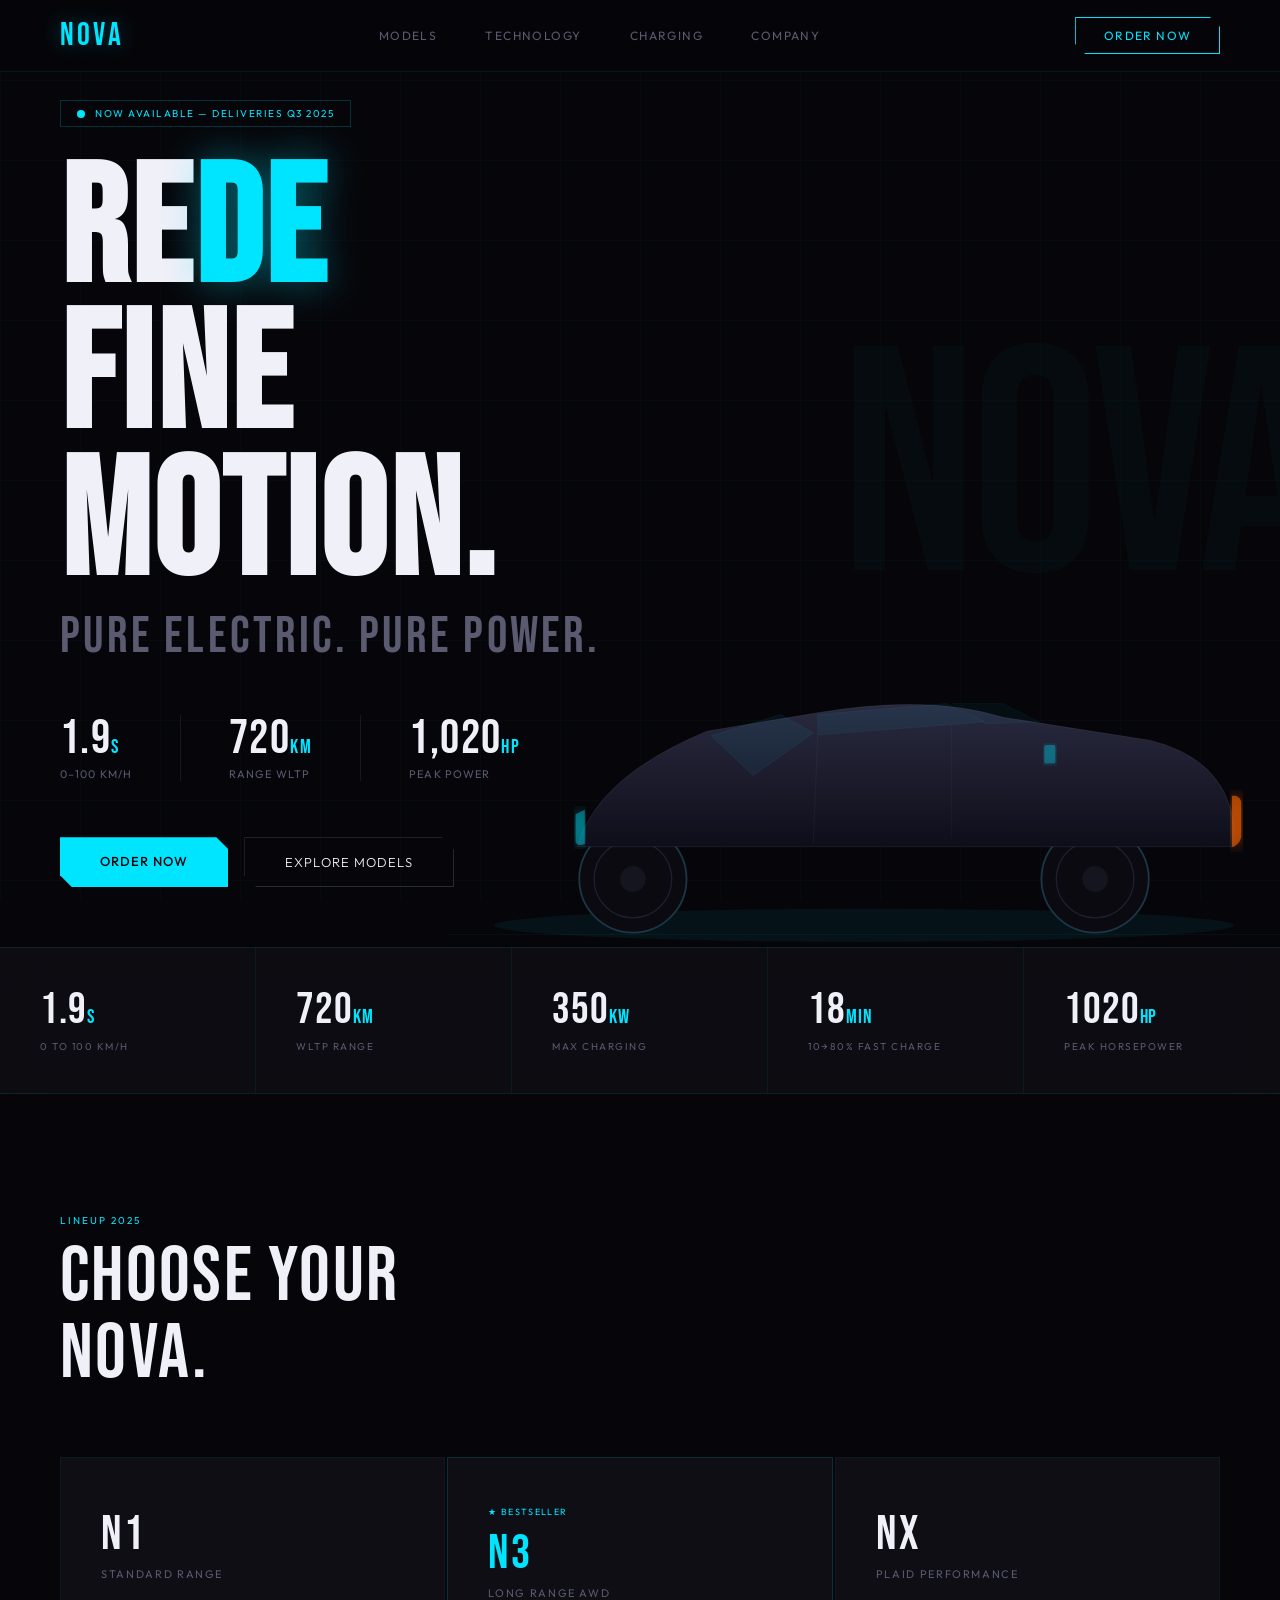
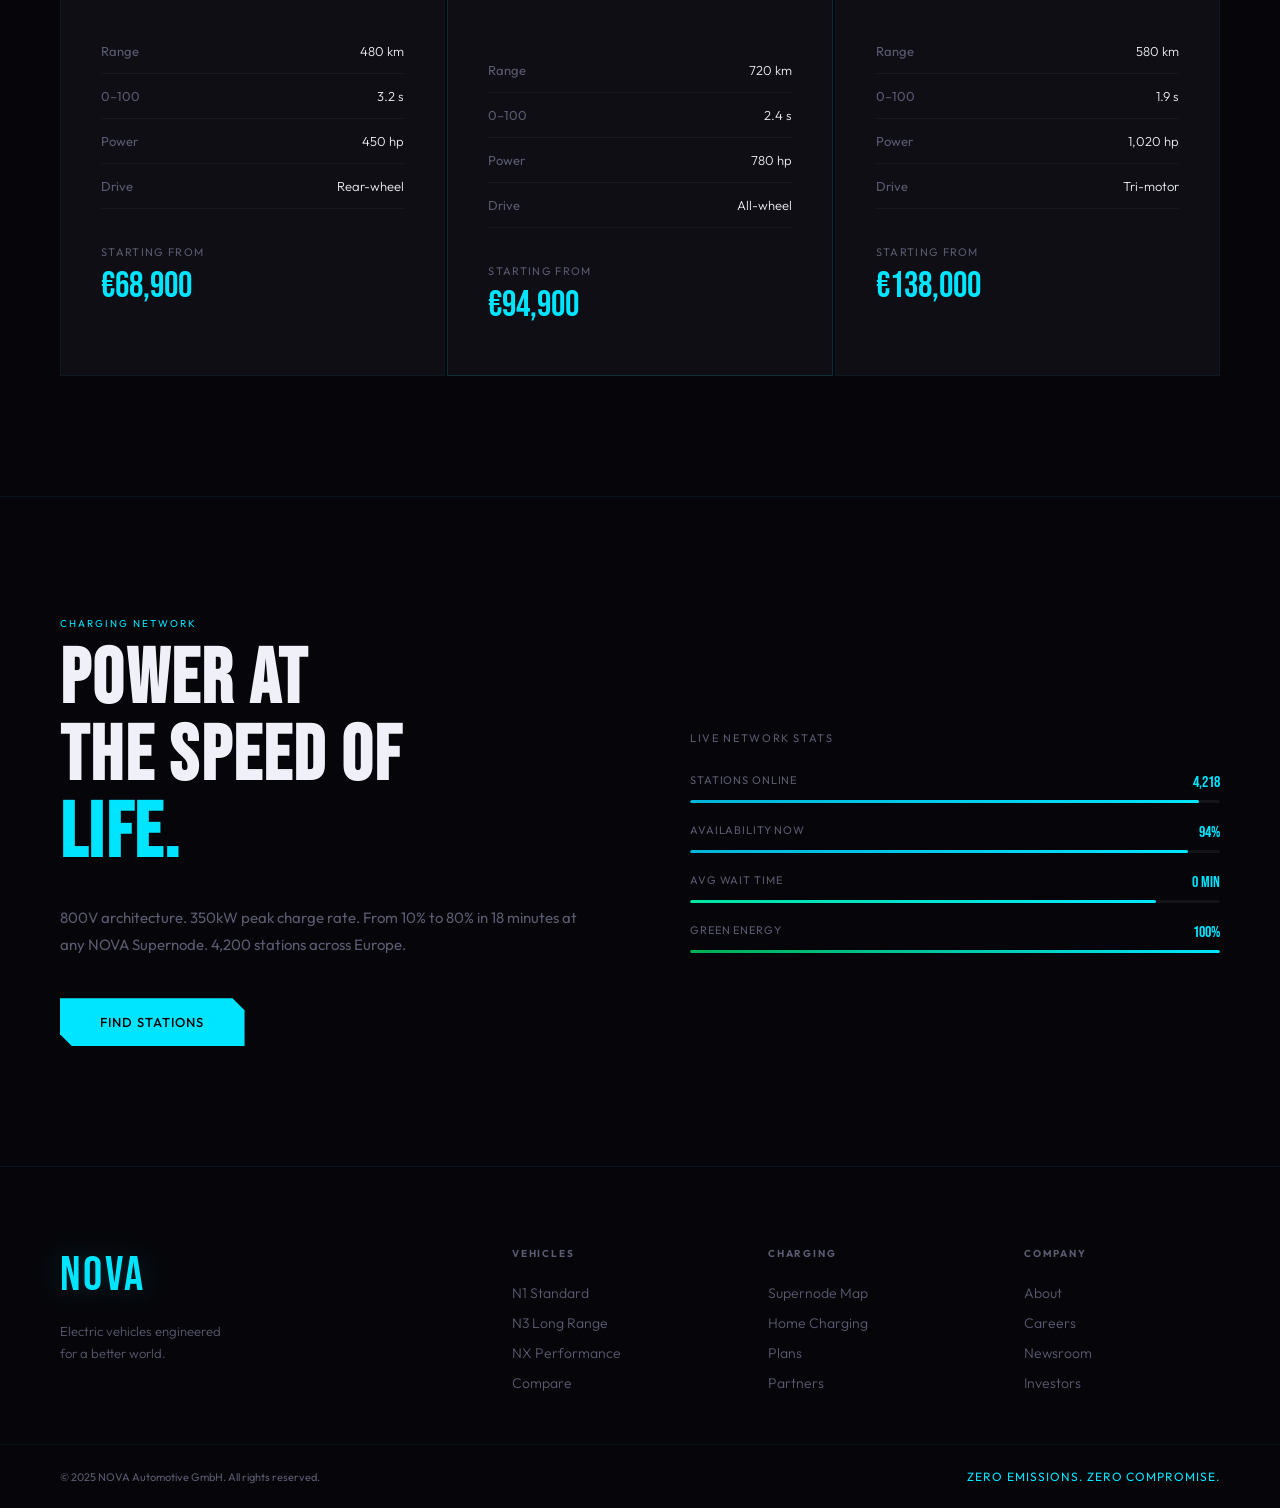
<file: index.html>
<!DOCTYPE html>
<html lang="en">
<head>
<meta charset="UTF-8">
<meta name="viewport" content="width=device-width, initial-scale=1.0">
<title>NOVA — Electric Vehicles</title>
<link href="https://fonts.googleapis.com/css2?family=Bebas+Neue&family=Outfit:wght@200;300;400;500&display=swap" rel="stylesheet">
<link rel="stylesheet" href="styles.css"/>
</head>
<body>

<nav>
  <div class="nav-logo">NOVA</div>
  <div class="nav-links">
    <a href="#">Models</a>
    <a href="#">Technology</a>
    <a href="#">Charging</a>
    <a href="#">Company</a>
  </div>
  <a href="#" class="nav-order">Order Now</a>
</nav>

<section class="hero">
  <div class="hero-bg-text">NOVA</div>

  <div class="hero-badge">
    <svg width="8" height="8" viewBox="0 0 8 8"><circle cx="4" cy="4" r="4" fill="#00e5ff"/></svg>
    Now Available — Deliveries Q3 2025
  </div>

  <h1 class="hero-title">
    RE<span class="accent">DE</span><br>FINE<br>MOTION.
  </h1>
  <div class="hero-tagline">Pure Electric. Pure Power.</div>

  <div class="hero-metrics">
    <div class="hm">
      <div class="hm-val">1.9<span class="hm-unit">s</span></div>
      <div class="hm-label">0–100 km/h</div>
    </div>
    <div class="hm-div"></div>
    <div class="hm">
      <div class="hm-val">720<span class="hm-unit">km</span></div>
      <div class="hm-label">Range WLTP</div>
    </div>
    <div class="hm-div"></div>
    <div class="hm">
      <div class="hm-val">1,020<span class="hm-unit">hp</span></div>
      <div class="hm-label">Peak Power</div>
    </div>
  </div>

  <div class="hero-actions">
    <a href="#" class="btn-primary-nova">Order Now</a>
    <a href="#" class="btn-ghost-nova">Explore Models</a>
  </div>

  <!-- SVG abstraction of a car side profile -->
  <div class="hero-car">
    <svg viewBox="0 0 900 400" xmlns="http://www.w3.org/2000/svg" style="width:100%;height:auto;">
      <defs>
        <filter id="glow-e">
          <feGaussianBlur stdDeviation="8" result="blur"/>
          <feMerge><feMergeNode in="blur"/><feMergeNode in="SourceGraphic"/></feMerge>
        </filter>
        <linearGradient id="car-body" x1="0" y1="0" x2="0" y2="1">
          <stop offset="0%" stop-color="#2a2a40"/>
          <stop offset="100%" stop-color="#0e0e1a"/>
        </linearGradient>
        <linearGradient id="glow-line" x1="0" y1="0" x2="1" y2="0">
          <stop offset="0%" stop-color="transparent"/>
          <stop offset="30%" stop-color="#00e5ff"/>
          <stop offset="70%" stop-color="#00e5ff"/>
          <stop offset="100%" stop-color="transparent"/>
        </linearGradient>
      </defs>
      <!-- Shadow -->
      <ellipse cx="450" cy="380" rx="400" ry="18" fill="rgba(0,229,255,0.06)"/>
      <!-- Wheels -->
      <circle cx="200" cy="330" r="58" fill="#0a0a10" stroke="#1e1e2e" stroke-width="2"/>
      <circle cx="200" cy="330" r="42" fill="none" stroke="#1e1e2e" stroke-width="1.5"/>
      <circle cx="200" cy="330" r="14" fill="#151520"/>
      <circle cx="700" cy="330" r="58" fill="#0a0a10" stroke="#1e1e2e" stroke-width="2"/>
      <circle cx="700" cy="330" r="42" fill="none" stroke="#1e1e2e" stroke-width="1.5"/>
      <circle cx="700" cy="330" r="14" fill="#151520"/>
      <!-- Wheel glow -->
      <circle cx="200" cy="330" r="58" fill="none" stroke="rgba(0,229,255,0.12)" stroke-width="2"/>
      <circle cx="700" cy="330" r="58" fill="none" stroke="rgba(0,229,255,0.12)" stroke-width="2"/>
      <!-- Car body -->
      <path d="M140 295 Q160 220, 280 170 L400 150 Q520 130, 600 155 L760 180 Q840 200, 850 270 L850 295 Z" fill="url(#car-body)" stroke="rgba(255,255,255,0.08)" stroke-width="1"/>
      <!-- Windshield -->
      <path d="M285 175 L360 152 L395 172 L330 218 Z" fill="rgba(0,229,255,0.05)" stroke="rgba(0,229,255,0.15)" stroke-width="0.5"/>
      <!-- Side windows -->
      <path d="M400 152 L540 140 L580 160 L400 174 Z" fill="rgba(0,229,255,0.05)" stroke="rgba(0,229,255,0.12)" stroke-width="0.5"/>
      <path d="M545 140 L600 140 L640 160 L582 162 Z" fill="rgba(0,229,255,0.04)" stroke="rgba(0,229,255,0.1)" stroke-width="0.5"/>
      <!-- Side electric stripe -->
      <path d="M140 265 L850 265" stroke="url(#glow-line)" stroke-width="1.5" fill="none" filter="url(#glow-e)" opacity="0.7"/>
      <!-- Front light -->
      <path d="M138 260 L138 290 Q140 295, 148 292 L148 255 Z" fill="rgba(0,229,255,0.4)" filter="url(#glow-e)"/>
      <!-- Rear light -->
      <path d="M848 240 L852 240 Q858 242, 858 248 L858 285 Q856 292, 850 295 L848 295 Z" fill="rgba(255,100,0,0.6)" filter="url(#glow-e)"/>
      <!-- Door lines -->
      <path d="M400 175 L395 293" stroke="rgba(255,255,255,0.04)" stroke-width="1" fill="none"/>
      <path d="M545 162 L545 285" stroke="rgba(255,255,255,0.04)" stroke-width="1" fill="none"/>
      <!-- Charge port -->
      <rect x="645" y="185" width="12" height="20" rx="2" fill="rgba(0,229,255,0.3)" filter="url(#glow-e)"/>
      <!-- Road reflection -->
      <line x1="0" y1="390" x2="900" y2="390" stroke="rgba(0,229,255,0.06)" stroke-width="1"/>
    </svg>
  </div>
</section>

<div class="specs-bar">
  <div class="spec">
    <div class="spec-val">1.9<span class="u">s</span></div>
    <div class="spec-label">0 to 100 km/h</div>
  </div>
  <div class="spec">
    <div class="spec-val">720<span class="u">km</span></div>
    <div class="spec-label">WLTP Range</div>
  </div>
  <div class="spec">
    <div class="spec-val">350<span class="u">kW</span></div>
    <div class="spec-label">Max Charging</div>
  </div>
  <div class="spec">
    <div class="spec-val">18<span class="u">min</span></div>
    <div class="spec-label">10→80% Fast Charge</div>
  </div>
  <div class="spec">
    <div class="spec-val">1020<span class="u">hp</span></div>
    <div class="spec-label">Peak Horsepower</div>
  </div>
</div>

<section class="models-section">
  <div class="section-header">
    <div>
      <div class="section-eyebrow">Lineup 2025</div>
      <div class="section-title">CHOOSE YOUR<br>NOVA.</div>
    </div>
  </div>
  <div class="models-grid">
    <div class="model-card">
      <div class="model-name">N1</div>
      <div class="model-sub">Standard Range</div>
      <div class="model-feature"><span>Range</span><span>480 km</span></div>
      <div class="model-feature"><span>0–100</span><span>3.2 s</span></div>
      <div class="model-feature"><span>Power</span><span>450 hp</span></div>
      <div class="model-feature"><span>Drive</span><span>Rear-wheel</span></div>
      <div class="model-price">
        <div class="model-price-from">Starting from</div>
        <div class="model-price-val">€68,900</div>
      </div>
    </div>
    <div class="model-card" style="border-color:rgba(0,229,255,0.15);">
      <div style="font-size:10px;letter-spacing:0.15em;text-transform:uppercase;color:var(--electric);margin-bottom:8px;font-size:9px;">★ Bestseller</div>
      <div class="model-name" style="color:var(--electric);">N3</div>
      <div class="model-sub">Long Range AWD</div>
      <div class="model-feature"><span>Range</span><span>720 km</span></div>
      <div class="model-feature"><span>0–100</span><span>2.4 s</span></div>
      <div class="model-feature"><span>Power</span><span>780 hp</span></div>
      <div class="model-feature"><span>Drive</span><span>All-wheel</span></div>
      <div class="model-price">
        <div class="model-price-from">Starting from</div>
        <div class="model-price-val">€94,900</div>
      </div>
    </div>
    <div class="model-card">
      <div class="model-name">NX</div>
      <div class="model-sub">Plaid Performance</div>
      <div class="model-feature"><span>Range</span><span>580 km</span></div>
      <div class="model-feature"><span>0–100</span><span>1.9 s</span></div>
      <div class="model-feature"><span>Power</span><span>1,020 hp</span></div>
      <div class="model-feature"><span>Drive</span><span>Tri-motor</span></div>
      <div class="model-price">
        <div class="model-price-from">Starting from</div>
        <div class="model-price-val">€138,000</div>
      </div>
    </div>
  </div>
</section>

<section class="energy-section">
  <div>
    <div class="section-eyebrow">Charging Network</div>
    <h2 class="energy-title">POWER AT<br>THE SPEED OF<br><span class="hl">LIFE.</span></h2>
    <p class="energy-desc">800V architecture. 350kW peak charge rate. From 10% to 80% in 18 minutes at any NOVA Supernode. 4,200 stations across Europe.</p>
    <a href="#" class="btn-primary-nova" style="display:inline-block;">Find Stations</a>
  </div>
  <div class="charge-bar-wrap" id="charge-bars">
    <div style="font-size:11px;letter-spacing:0.15em;text-transform:uppercase;color:var(--muted);margin-bottom:28px;">Live Network Stats</div>
    <div class="charge-row">
      <div class="charge-label"><span>Stations Online</span><span>4,218</span></div>
      <div class="charge-track"><div class="charge-fill" style="width:0%" data-w="96%"></div></div>
    </div>
    <div class="charge-row">
      <div class="charge-label"><span>Availability Now</span><span>94%</span></div>
      <div class="charge-track"><div class="charge-fill" style="width:0%" data-w="94%"></div></div>
    </div>
    <div class="charge-row">
      <div class="charge-label"><span>Avg Wait Time</span><span>0 min</span></div>
      <div class="charge-track"><div class="charge-fill" style="width:0%;background:linear-gradient(90deg,#00e5a0,#00e5ff)" data-w="88%"></div></div>
    </div>
    <div class="charge-row">
      <div class="charge-label"><span>Green Energy</span><span>100%</span></div>
      <div class="charge-track"><div class="charge-fill" style="width:0%;background:linear-gradient(90deg,#00b050,#00e5ff)" data-w="100%"></div></div>
    </div>
  </div>
</section>

<footer>
  <div>
    <div class="footer-brand">NOVA</div>
    <p style="font-size:13px;font-weight:300;color:var(--muted);line-height:1.7;">Electric vehicles engineered<br>for a better world.</p>
  </div>
  <div class="footer-col">
    <h5>Vehicles</h5>
    <a href="#">N1 Standard</a><a href="#">N3 Long Range</a><a href="#">NX Performance</a><a href="#">Compare</a>
  </div>
  <div class="footer-col">
    <h5>Charging</h5>
    <a href="#">Supernode Map</a><a href="#">Home Charging</a><a href="#">Plans</a><a href="#">Partners</a>
  </div>
  <div class="footer-col">
    <h5>Company</h5>
    <a href="#">About</a><a href="#">Careers</a><a href="#">Newsroom</a><a href="#">Investors</a>
  </div>
</footer>
<div class="footer-bottom">
  <span>© 2025 NOVA Automotive GmbH. All rights reserved.</span>
  <span style="color:var(--electric);font-size:12px;letter-spacing:0.08em;">ZERO EMISSIONS. ZERO COMPROMISE.</span>
</div>

 <script src="script.js"></script>
</body>
</html>
</file>
<file: styles.css>
*, *::before, *::after { margin: 0; padding: 0; box-sizing: border-box; }
 
  :root {
    --bg: #06060a;
    --surface: #0e0e14;
    --electric: #00e5ff;
    --electric2: #00b4d8;
    --fire: #ff6b00;
    --text: #f0f0f8;
    --muted: #5a5a70;
    --display: 'Bebas Neue', sans-serif;
    --body: 'Outfit', sans-serif;
  }
 
  html { scroll-behavior: smooth; }
  body { background: var(--bg); color: var(--text); font-family: var(--body); overflow-x: hidden; }
 
  /* Grid lines background */
  body::before {
    content: '';
    position: fixed; inset: 0; z-index: 0;
    background-image:
      linear-gradient(rgba(0,229,255,0.025) 1px, transparent 1px),
      linear-gradient(90deg, rgba(0,229,255,0.025) 1px, transparent 1px);
    background-size: 80px 80px;
    pointer-events: none;
  }
 
  /* NAV */
  nav {
    position: fixed; top: 0; left: 0; right: 0; z-index: 1000;
    height: 72px;
    display: flex; align-items: center; justify-content: space-between;
    padding: 0 60px;
    background: rgba(6,6,10,0.85);
    backdrop-filter: blur(20px);
    border-bottom: 1px solid rgba(0,229,255,0.08);
  }
  .nav-logo {
    font-family: var(--display);
    font-size: 32px;
    letter-spacing: 0.1em;
    color: var(--electric);
    text-shadow: 0 0 20px rgba(0,229,255,0.3);
  }
  .nav-links { display: flex; gap: 48px; }
  .nav-links a {
    font-size: 12px; letter-spacing: 0.12em; text-transform: uppercase;
    color: var(--muted); text-decoration: none; transition: color 0.3s;
  }
  .nav-links a:hover { color: var(--electric); }
  .nav-order {
    padding: 10px 28px;
    border: 1px solid var(--electric);
    font-family: var(--body); font-size: 12px; letter-spacing: 0.1em; text-transform: uppercase;
    color: var(--electric); text-decoration: none;
    transition: all 0.3s;
    background: transparent;
    clip-path: polygon(0 0, calc(100% - 10px) 0, 100% 10px, 100% 100%, 10px 100%, 0 calc(100% - 10px));
  }
  .nav-order:hover {
    background: var(--electric);
    color: var(--bg);
    box-shadow: 0 0 30px rgba(0,229,255,0.3);
  }
 
  /* HERO */
  .hero {
    position: relative; z-index: 1;
    min-height: 100vh;
    display: flex; flex-direction: column; justify-content: center; align-items: flex-start;
    padding: 100px 60px 60px;
    overflow: hidden;
  }
  .hero-bg-text {
    position: absolute;
    top: 50%; right: -40px;
    transform: translateY(-50%);
    font-family: var(--display);
    font-size: clamp(200px, 25vw, 380px);
    letter-spacing: -0.02em;
    color: rgba(0,229,255,0.025);
    pointer-events: none;
    white-space: nowrap;
    z-index: 0;
  }
 
  .hero-badge {
    display: inline-flex; align-items: center; gap: 10px;
    padding: 6px 16px;
    border: 1px solid rgba(0,229,255,0.2);
    font-size: 10px; letter-spacing: 0.15em; text-transform: uppercase;
    color: var(--electric);
    margin-bottom: 32px;
    position: relative; z-index: 2;
    animation: fadeUp 0.8s ease both;
  }
  @keyframes fadeUp { from{opacity:0;transform:translateY(20px)} to{opacity:1;transform:none} }
 
  .hero-title {
    font-family: var(--display);
    font-size: clamp(80px, 13vw, 220px);
    line-height: 0.88;
    letter-spacing: 0.02em;
    position: relative; z-index: 2;
    margin-bottom: 8px;
    animation: fadeUp 0.8s 0.1s ease both;
  }
  .hero-title .accent { color: var(--electric); text-shadow: 0 0 40px rgba(0,229,255,0.4); }
 
  .hero-tagline {
    font-family: var(--display);
    font-size: clamp(24px, 4vw, 60px);
    letter-spacing: 0.06em;
    color: var(--muted);
    margin-bottom: 48px;
    position: relative; z-index: 2;
    animation: fadeUp 0.8s 0.15s ease both;
  }
 
  .hero-metrics {
    display: flex; gap: 48px;
    margin-bottom: 56px;
    position: relative; z-index: 2;
    animation: fadeUp 0.8s 0.2s ease both;
  }
  .hm { text-align: left; }
  .hm-val {
    font-family: var(--display);
    font-size: 48px; letter-spacing: 0.03em;
    color: var(--text); line-height: 1;
    margin-bottom: 4px;
  }
  .hm-unit { font-size: 20px; color: var(--electric); }
  .hm-label { font-size: 11px; letter-spacing: 0.1em; text-transform: uppercase; color: var(--muted); }
  .hm-div { width: 1px; background: rgba(255,255,255,0.08); align-self: stretch; }
 
  .hero-actions { display: flex; gap: 16px; position: relative; z-index: 2; animation: fadeUp 0.8s 0.25s ease both; }
  .btn-primary-nova {
    padding: 16px 40px;
    background: var(--electric);
    color: var(--bg);
    font-family: var(--body); font-size: 13px; font-weight: 500; letter-spacing: 0.08em; text-transform: uppercase;
    text-decoration: none; transition: all 0.3s;
    clip-path: polygon(0 0, calc(100% - 12px) 0, 100% 12px, 100% 100%, 12px 100%, 0 calc(100% - 12px));
  }
  .btn-primary-nova:hover { box-shadow: 0 0 40px rgba(0,229,255,0.5); transform: translateY(-2px); }
  .btn-ghost-nova {
    padding: 16px 40px;
    border: 1px solid rgba(255,255,255,0.15);
    color: var(--text);
    font-family: var(--body); font-size: 13px; font-weight: 300; letter-spacing: 0.08em; text-transform: uppercase;
    text-decoration: none; transition: all 0.3s;
    clip-path: polygon(0 0, calc(100% - 12px) 0, 100% 12px, 100% 100%, 12px 100%, 0 calc(100% - 12px));
  }
  .btn-ghost-nova:hover { border-color: var(--electric); color: var(--electric); }
 
  /* SVG Car */
  .hero-car {
    position: absolute; right: 0; bottom: 0;
    width: 65%; max-width: 900px;
    pointer-events: none; z-index: 1;
  }
 
  /* SPECS BAR */
  .specs-bar {
    position: relative; z-index: 2;
    display: grid; grid-template-columns: repeat(5, 1fr);
    border-top: 1px solid rgba(0,229,255,0.1);
    border-bottom: 1px solid rgba(0,229,255,0.1);
    background: rgba(14,14,20,0.8);
    backdrop-filter: blur(20px);
  }
  .spec {
    padding: 40px 40px;
    border-right: 1px solid rgba(0,229,255,0.07);
    position: relative; overflow: hidden;
  }
  .spec:last-child { border-right: none; }
  .spec::after {
    content: '';
    position: absolute; bottom: 0; left: 0;
    width: 0%; height: 2px;
    background: var(--electric);
    transition: width 0.5s ease;
  }
  .spec:hover::after { width: 100%; }
  .spec-val { font-family: var(--display); font-size: 44px; letter-spacing: 0.02em; line-height: 1; margin-bottom: 8px; }
  .spec-val .u { font-size: 20px; color: var(--electric); }
  .spec-label { font-size: 10px; letter-spacing: 0.15em; text-transform: uppercase; color: var(--muted); }
 
  /* MODELS */
  .models-section {
    position: relative; z-index: 2;
    padding: 120px 60px;
  }
  .section-header { display: flex; justify-content: space-between; align-items: flex-end; margin-bottom: 64px; }
  .section-eyebrow { font-size: 10px; letter-spacing: 0.2em; text-transform: uppercase; color: var(--electric); margin-bottom: 12px; }
  .section-title { font-family: var(--display); font-size: clamp(44px, 6vw, 80px); letter-spacing: 0.03em; line-height: 1; }
  .models-grid { display: grid; grid-template-columns: repeat(3, 1fr); gap: 2px; }
  .model-card {
    background: var(--surface);
    border: 1px solid rgba(0,229,255,0.05);
    padding: 48px 40px;
    position: relative; overflow: hidden;
    cursor: pointer; transition: all 0.4s;
  }
  .model-card:hover {
    border-color: rgba(0,229,255,0.2);
    background: rgba(0,229,255,0.03);
  }
  .model-card::before {
    content: '';
    position: absolute; top: 0; left: 0; right: 0;
    height: 2px;
    background: var(--electric);
    transform: scaleX(0); transform-origin: left;
    transition: transform 0.4s;
  }
  .model-card:hover::before { transform: scaleX(1); }
  .model-name { font-family: var(--display); font-size: 48px; letter-spacing: 0.04em; margin-bottom: 4px; }
  .model-sub { font-size: 11px; letter-spacing: 0.15em; text-transform: uppercase; color: var(--muted); margin-bottom: 48px; }
  .model-feature { display: flex; justify-content: space-between; padding: 14px 0; border-bottom: 1px solid rgba(255,255,255,0.04); font-size: 13px; color: var(--muted); }
  .model-feature span:last-child { color: var(--text); font-weight: 300; }
  .model-price { margin-top: 36px; }
  .model-price-from { font-size: 11px; letter-spacing: 0.12em; text-transform: uppercase; color: var(--muted); margin-bottom: 6px; }
  .model-price-val { font-family: var(--display); font-size: 36px; color: var(--electric); }
 
  /* ENERGY */
  .energy-section {
    position: relative; z-index: 2;
    padding: 120px 60px;
    display: grid; grid-template-columns: 1fr 1fr; gap: 100px;
    align-items: center;
    border-top: 1px solid rgba(0,229,255,0.07);
  }
  .energy-title { font-family: var(--display); font-size: clamp(48px, 6vw, 80px); letter-spacing: 0.03em; line-height: 1; margin-bottom: 32px; }
  .energy-title .hl { color: var(--electric); }
  .energy-desc { font-size: 15px; line-height: 1.8; color: var(--muted); margin-bottom: 40px; }
  .charge-bar-wrap { margin-top: 40px; }
  .charge-row { margin-bottom: 20px; }
  .charge-label { display: flex; justify-content: space-between; font-size: 12px; margin-bottom: 8px; }
  .charge-label span:first-child { color: var(--muted); letter-spacing: 0.08em; text-transform: uppercase; font-size: 11px; }
  .charge-label span:last-child { color: var(--electric); font-family: var(--display); font-size: 16px; }
  .charge-track { height: 3px; background: rgba(255,255,255,0.06); border-radius: 99px; overflow: hidden; }
  .charge-fill { height: 100%; background: linear-gradient(90deg, var(--electric2), var(--electric)); border-radius: 99px; transition: width 1.5s cubic-bezier(0.16,1,0.3,1); }
 
  /* FOOTER */
  footer {
    position: relative; z-index: 2;
    padding: 80px 60px 40px;
    border-top: 1px solid rgba(0,229,255,0.08);
    display: grid; grid-template-columns: 2fr 1fr 1fr 1fr; gap: 60px;
  }
  .footer-brand { font-family: var(--display); font-size: 48px; letter-spacing: 0.05em; color: var(--electric); text-shadow: 0 0 30px rgba(0,229,255,0.2); margin-bottom: 16px; }
  .footer-col h5 { font-size: 10px; letter-spacing: 0.18em; text-transform: uppercase; color: var(--muted); margin-bottom: 24px; }
  .footer-col a { display: block; font-size: 14px; font-weight: 300; color: var(--muted); text-decoration: none; margin-bottom: 12px; transition: color 0.3s; }
  .footer-col a:hover { color: var(--text); }
  .footer-bottom {
    position: relative; z-index: 2;
    padding: 24px 60px;
    border-top: 1px solid rgba(0,229,255,0.05);
    display: flex; justify-content: space-between; align-items: center;
    font-size: 11px; color: var(--muted);
  }
</file>
